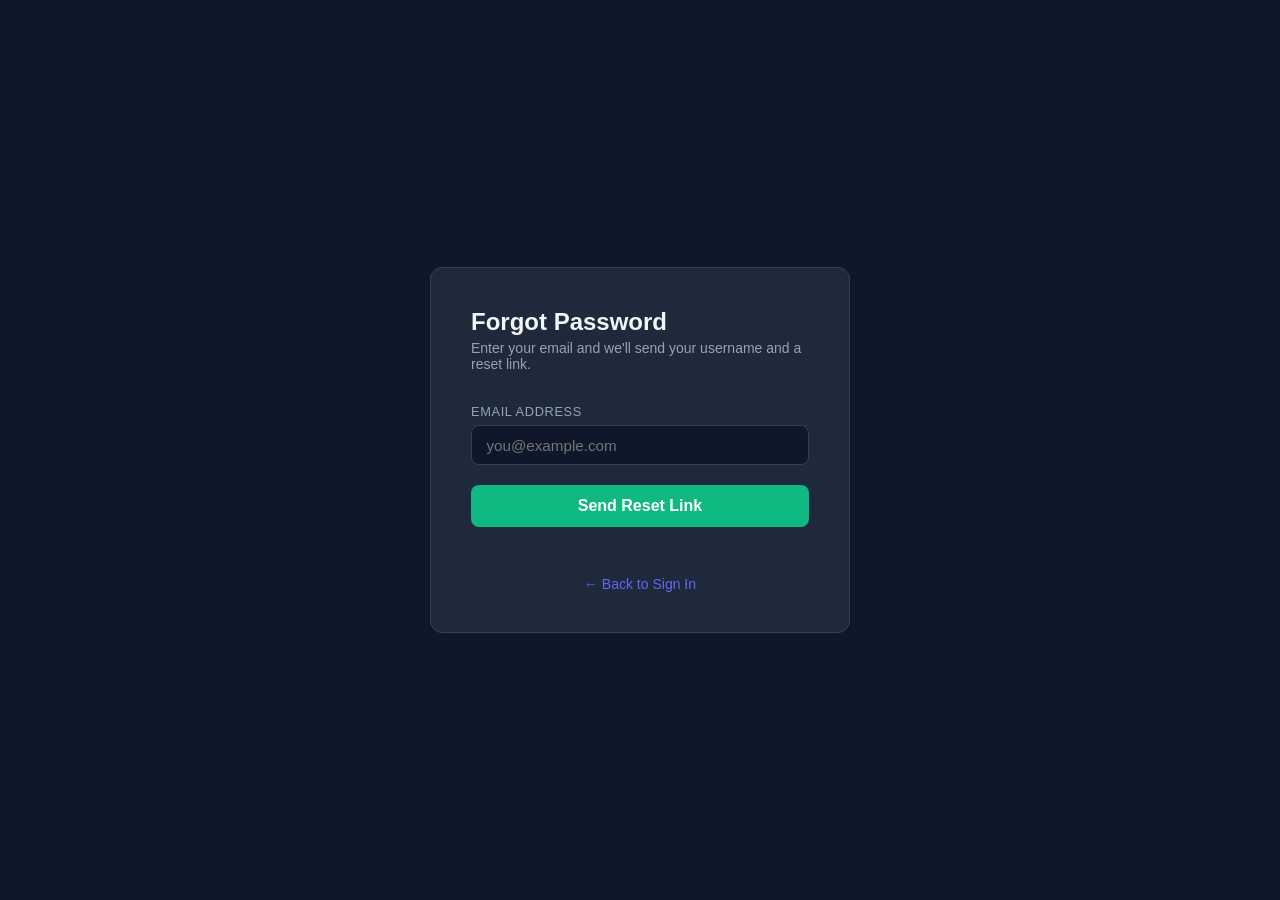
<file: ui/forgot-password.html>
<!DOCTYPE html>
<html lang="en">
<head>
  <meta charset="UTF-8"/>
  <meta name="viewport" content="width=device-width,initial-scale=1.0"/>
  <title>CPA-Agent — Forgot Password</title>
  <style>
    *{box-sizing:border-box;margin:0;padding:0}
    body{font-family:'Outfit',sans-serif;background:#0f172a;display:flex;align-items:center;justify-content:center;min-height:100vh;color:#f1f5f9}
    .card{background:#1e293b;border:1px solid #334155;border-radius:12px;padding:2.5rem;width:100%;max-width:420px}
    h1{font-size:1.5rem;font-weight:700;margin-bottom:.25rem}
    .subtitle{color:#94a3b8;font-size:.875rem;margin-bottom:2rem}
    label{display:block;font-size:.8rem;color:#94a3b8;margin-bottom:.4rem;font-weight:500;text-transform:uppercase;letter-spacing:.05em}
    input{width:100%;background:#0f172a;border:1px solid #334155;border-radius:8px;padding:.65rem .9rem;color:#f1f5f9;font-size:.95rem;margin-bottom:1.25rem}
    input:focus{outline:none;border-color:#10b981}
    button{width:100%;background:#10b981;color:#fff;border:none;border-radius:8px;padding:.75rem;font-size:1rem;font-weight:600;cursor:pointer}
    button:hover{background:#059669}
    button:disabled{background:#334155;cursor:default}
    #msg{font-size:.875rem;margin-top:.75rem;text-align:center;min-height:1.2em}
    #msg.error{color:#f87171}
    #msg.success{color:#34d399}
    .alt-link{text-align:center;margin-top:1.25rem;font-size:.875rem;color:#94a3b8}
    .alt-link a{color:#6366f1;text-decoration:none}
    .alt-link a:hover{text-decoration:underline}
  </style>
</head>
<body>
<div class="card">
  <h1>Forgot Password</h1>
  <p class="subtitle">Enter your email and we'll send your username and a reset link.</p>
  <form id="forgot-form">
    <label for="email">Email address</label>
    <input id="email" type="email" autocomplete="email" required placeholder="you@example.com"/>
    <button type="submit" id="submit-btn">Send Reset Link</button>
    <p id="msg"></p>
  </form>
  <p class="alt-link"><a href="/login">← Back to Sign In</a></p>
</div>
<script>
document.getElementById('forgot-form').addEventListener('submit', async function(e) {
  e.preventDefault();
  var btn = document.getElementById('submit-btn');
  var msgEl = document.getElementById('msg');
  btn.disabled = true;
  btn.textContent = 'Sending…';
  msgEl.className = '';
  msgEl.textContent = '';
  try {
    var r = await fetch('/api/auth/forgot-password', {
      method: 'POST',
      headers: {'Content-Type':'application/json'},
      body: JSON.stringify({email: document.getElementById('email').value.trim()})
    });
    var d = await r.json();
    msgEl.className = 'success';
    msgEl.textContent = d.message || 'Check your email for the reset link.';
    btn.textContent = 'Sent';
  } catch(_) {
    msgEl.className = 'error';
    msgEl.textContent = 'Network error. Please try again.';
    btn.disabled = false;
    btn.textContent = 'Send Reset Link';
  }
});
</script>
</body>
</html>
</file>
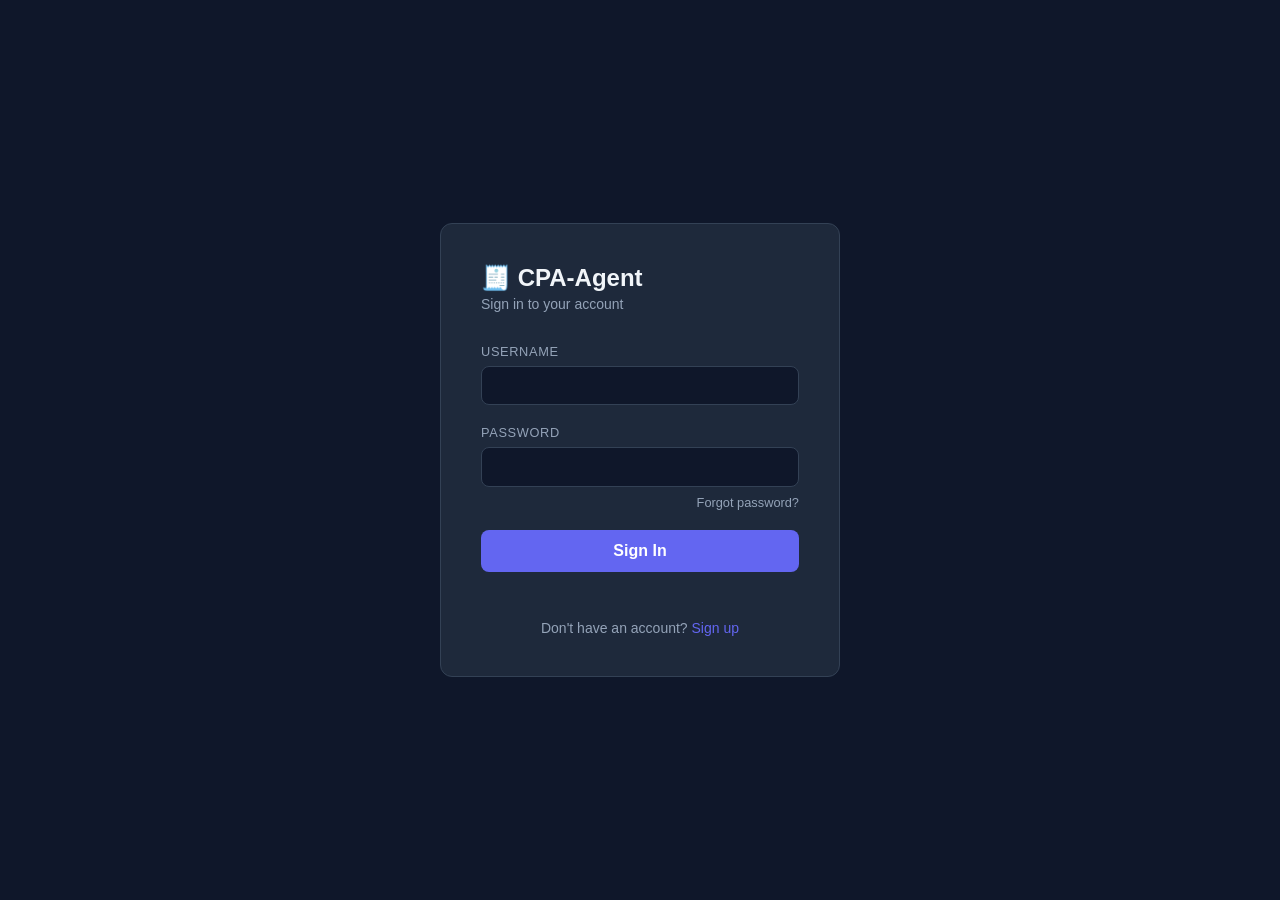
<file: ui/login.html>
<!DOCTYPE html>
<html lang="en">
<head>
  <meta charset="UTF-8"/>
  <meta name="viewport" content="width=device-width,initial-scale=1.0"/>
  <title>CPA-Agent — Sign In</title>
  <style>
    *{box-sizing:border-box;margin:0;padding:0}
    body{font-family:'Outfit',sans-serif;background:#0f172a;display:flex;align-items:center;justify-content:center;min-height:100vh;color:#f1f5f9}
    .card{background:#1e293b;border:1px solid #334155;border-radius:12px;padding:2.5rem;width:100%;max-width:400px}
    h1{font-size:1.5rem;font-weight:700;margin-bottom:.25rem}
    .subtitle{color:#94a3b8;font-size:.875rem;margin-bottom:2rem}
    label{display:block;font-size:.8rem;color:#94a3b8;margin-bottom:.4rem;font-weight:500;text-transform:uppercase;letter-spacing:.05em}
    input{width:100%;background:#0f172a;border:1px solid #334155;border-radius:8px;padding:.65rem .9rem;color:#f1f5f9;font-size:.95rem;margin-bottom:1.25rem}
    input:focus{outline:none;border-color:#6366f1}
    button{width:100%;background:#6366f1;color:#fff;border:none;border-radius:8px;padding:.75rem;font-size:1rem;font-weight:600;cursor:pointer}
    button:hover{background:#4f46e5}
    #error{color:#f87171;font-size:.85rem;margin-top:.75rem;text-align:center;min-height:1.2em}
    .alt-link{text-align:center;margin-top:1.25rem;font-size:.875rem;color:#94a3b8}
    .alt-link a{color:#6366f1;text-decoration:none}
    .alt-link a:hover{text-decoration:underline}
    .forgot{text-align:right;margin-top:-.75rem;margin-bottom:1.25rem;font-size:.8rem}
    .forgot a{color:#94a3b8;text-decoration:none}
    .forgot a:hover{color:#f1f5f9}
    .banner{background:#064e3b;border:1px solid #10b981;border-radius:8px;padding:.75rem 1rem;font-size:.875rem;color:#34d399;margin-bottom:1.25rem;display:none}
  </style>
</head>
<body>
<div class="card">
  <h1>🧾 CPA-Agent</h1>
  <p class="subtitle">Sign in to your account</p>
  <div class="banner" id="reset-banner">✅ Password reset successfully. Sign in with your new password.</div>
  <form id="login-form">
    <label for="username">Username</label>
    <input id="username" type="text" autocomplete="username" required/>
    <label for="password">Password</label>
    <input id="password" type="password" autocomplete="current-password" required/>
    <p class="forgot"><a href="/forgot-password">Forgot password?</a></p>
    <button type="submit">Sign In</button>
    <p id="error"></p>
  </form>
  <p class="alt-link">Don't have an account? <a href="/signup">Sign up</a></p>
</div>
<script>
if (new URLSearchParams(window.location.search).get('reset') === '1') {
  document.getElementById('reset-banner').style.display = 'block';
}
document.getElementById('login-form').addEventListener('submit', async function(e) {
  e.preventDefault();
  var errEl = document.getElementById('error');
  errEl.textContent = '';
  var username = document.getElementById('username').value.trim();
  var password = document.getElementById('password').value;
  try {
    var r = await fetch('/api/auth/login', {
      method: 'POST',
      headers: {'Content-Type': 'application/json'},
      body: JSON.stringify({username: username, password: password})
    });
    if (r.ok) {
      window.location.href = '/';
    } else {
      var d = await r.json();
      errEl.textContent = d.detail || 'Login failed.';
    }
  } catch(err) {
    errEl.textContent = 'Network error. Please try again.';
  }
});
</script>
</body>
</html>
</file>
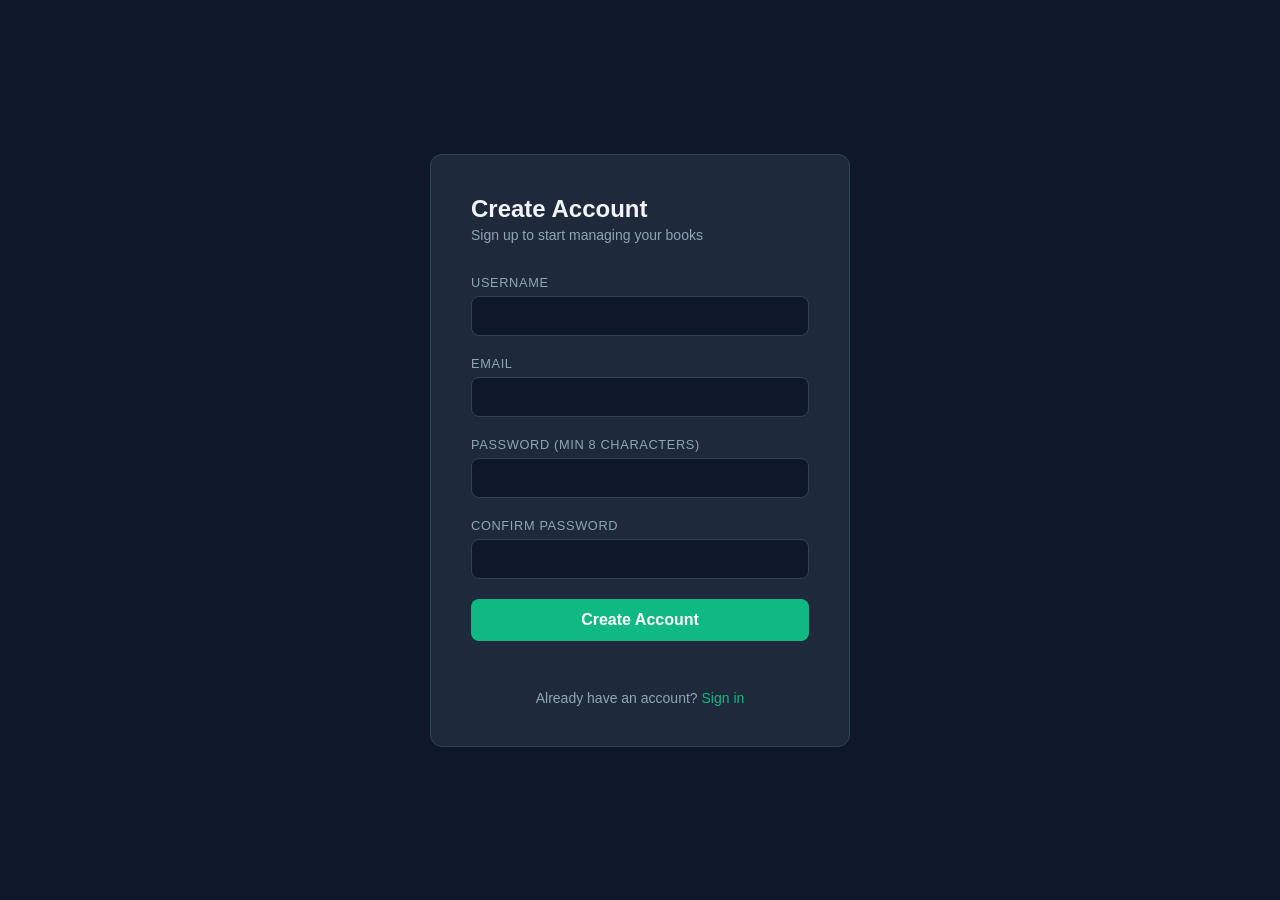
<file: ui/signup.html>
<!DOCTYPE html>
<html lang="en">
<head>
  <meta charset="UTF-8"/>
  <meta name="viewport" content="width=device-width,initial-scale=1.0"/>
  <title>CPA-Agent — Create Account</title>
  <style>
    *{box-sizing:border-box;margin:0;padding:0}
    body{font-family:'Outfit',sans-serif;background:#0f172a;display:flex;align-items:center;justify-content:center;min-height:100vh;color:#f1f5f9}
    .card{background:#1e293b;border:1px solid #334155;border-radius:12px;padding:2.5rem;width:100%;max-width:420px}
    h1{font-size:1.5rem;font-weight:700;margin-bottom:.25rem}
    .subtitle{color:#94a3b8;font-size:.875rem;margin-bottom:2rem}
    label{display:block;font-size:.8rem;color:#94a3b8;margin-bottom:.4rem;font-weight:500;text-transform:uppercase;letter-spacing:.05em}
    input{width:100%;background:#0f172a;border:1px solid #334155;border-radius:8px;padding:.65rem .9rem;color:#f1f5f9;font-size:.95rem;margin-bottom:1.25rem}
    input:focus{outline:none;border-color:#10b981}
    button{width:100%;background:#10b981;color:#fff;border:none;border-radius:8px;padding:.75rem;font-size:1rem;font-weight:600;cursor:pointer}
    button:hover{background:#059669}
    #error{color:#f87171;font-size:.85rem;margin-top:.75rem;text-align:center;min-height:1.2em}
    .alt-link{text-align:center;margin-top:1.25rem;font-size:.875rem;color:#94a3b8}
    .alt-link a{color:#10b981;text-decoration:none}
    .alt-link a:hover{text-decoration:underline}
  </style>
</head>
<body>
<div class="card">
  <h1>Create Account</h1>
  <p class="subtitle">Sign up to start managing your books</p>
  <form id="signup-form">
    <label for="username">Username</label>
    <input id="username" type="text" autocomplete="username" required/>
    <label for="email">Email</label>
    <input id="email" type="email" autocomplete="email" required/>
    <label for="password">Password (min 8 characters)</label>
    <input id="password" type="password" autocomplete="new-password" required minlength="8"/>
    <label for="confirm">Confirm Password</label>
    <input id="confirm" type="password" autocomplete="new-password" required minlength="8"/>
    <button type="submit">Create Account</button>
    <p id="error"></p>
  </form>
  <p class="alt-link">Already have an account? <a href="/login">Sign in</a></p>
</div>
<script>
document.getElementById('signup-form').addEventListener('submit', async function(e) {
  e.preventDefault();
  var errEl = document.getElementById('error');
  errEl.textContent = '';
  var password = document.getElementById('password').value;
  var confirm  = document.getElementById('confirm').value;
  if (password !== confirm) { errEl.textContent = 'Passwords do not match.'; return; }
  try {
    var r = await fetch('/api/auth/signup', {
      method: 'POST',
      headers: {'Content-Type':'application/json'},
      body: JSON.stringify({
        username: document.getElementById('username').value.trim(),
        email:    document.getElementById('email').value.trim(),
        password: password,
        confirm_password: confirm,
      })
    });
    if (r.ok) {
      window.location.href = '/onboarding';
    } else {
      var d = await r.json();
      errEl.textContent = d.detail || 'Signup failed.';
    }
  } catch(err) {
    errEl.textContent = 'Network error. Please try again.';
  }
});
</script>
</body>
</html>
</file>
